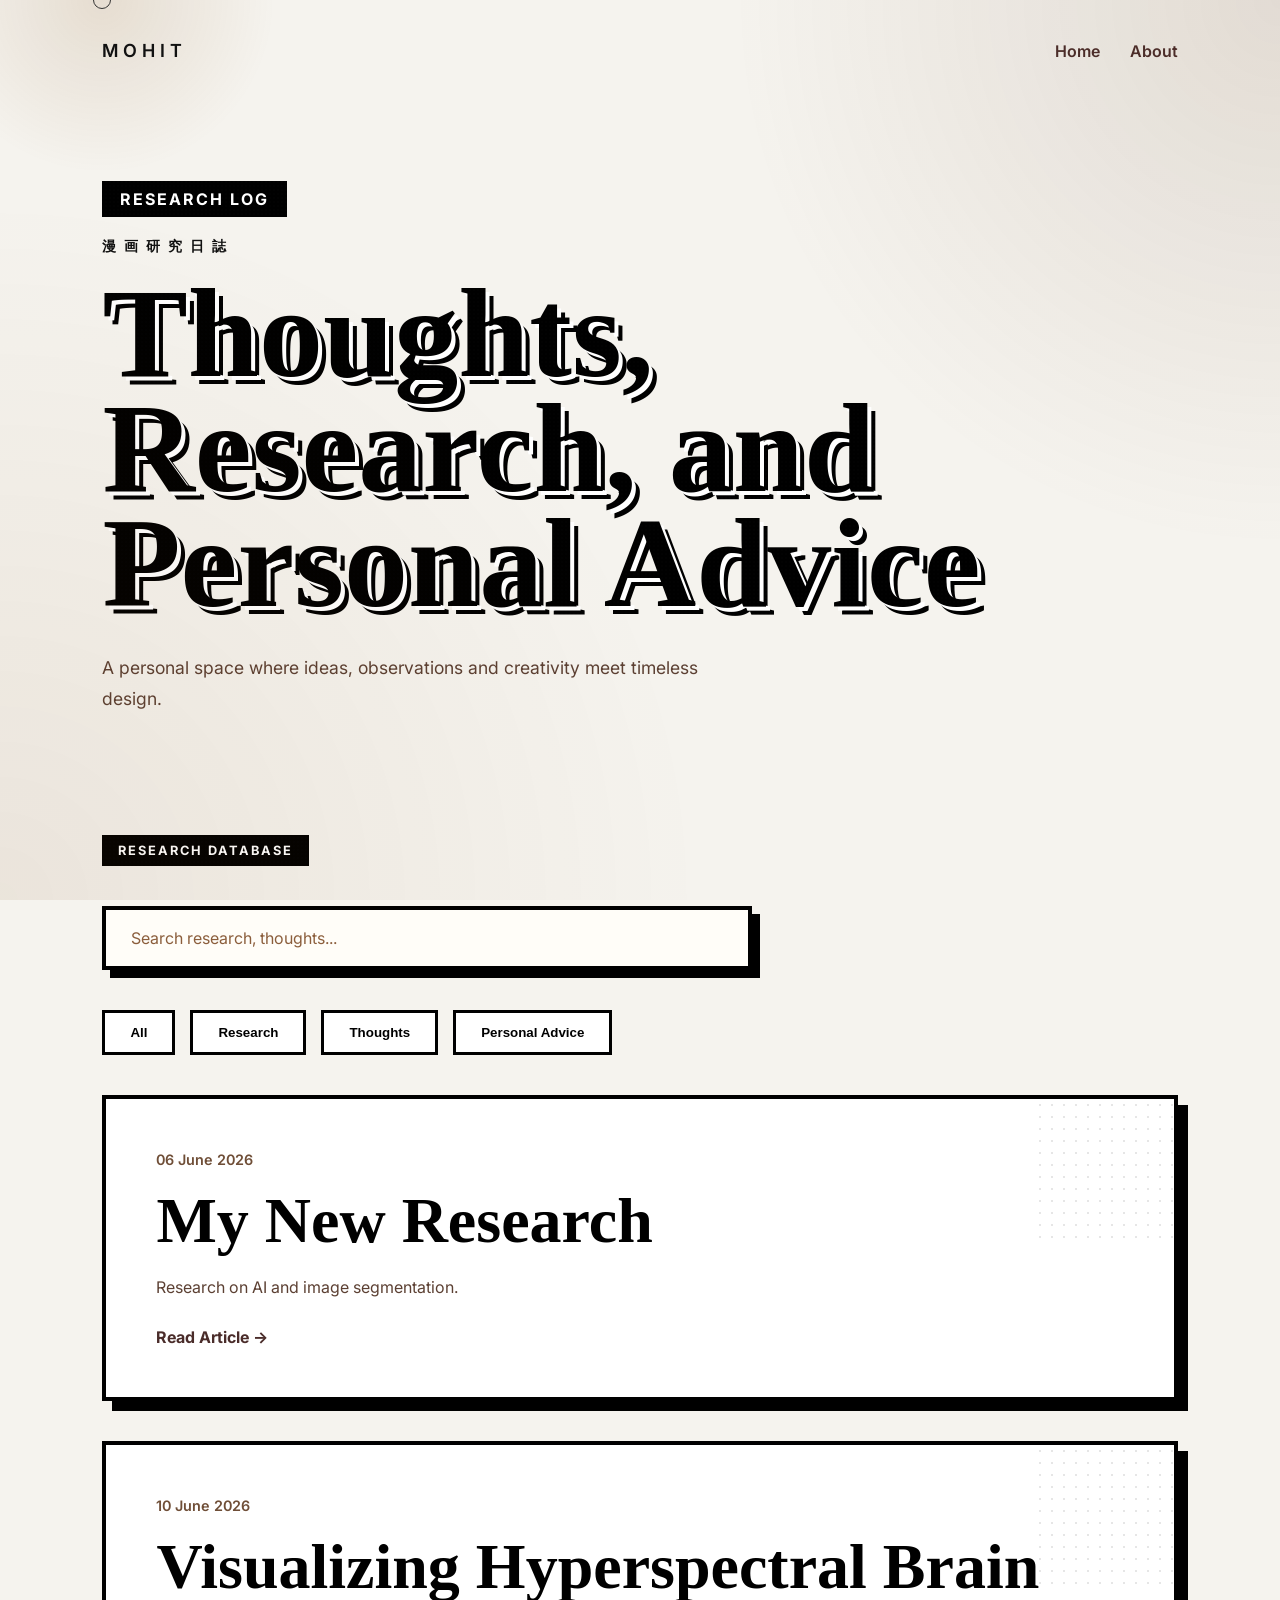
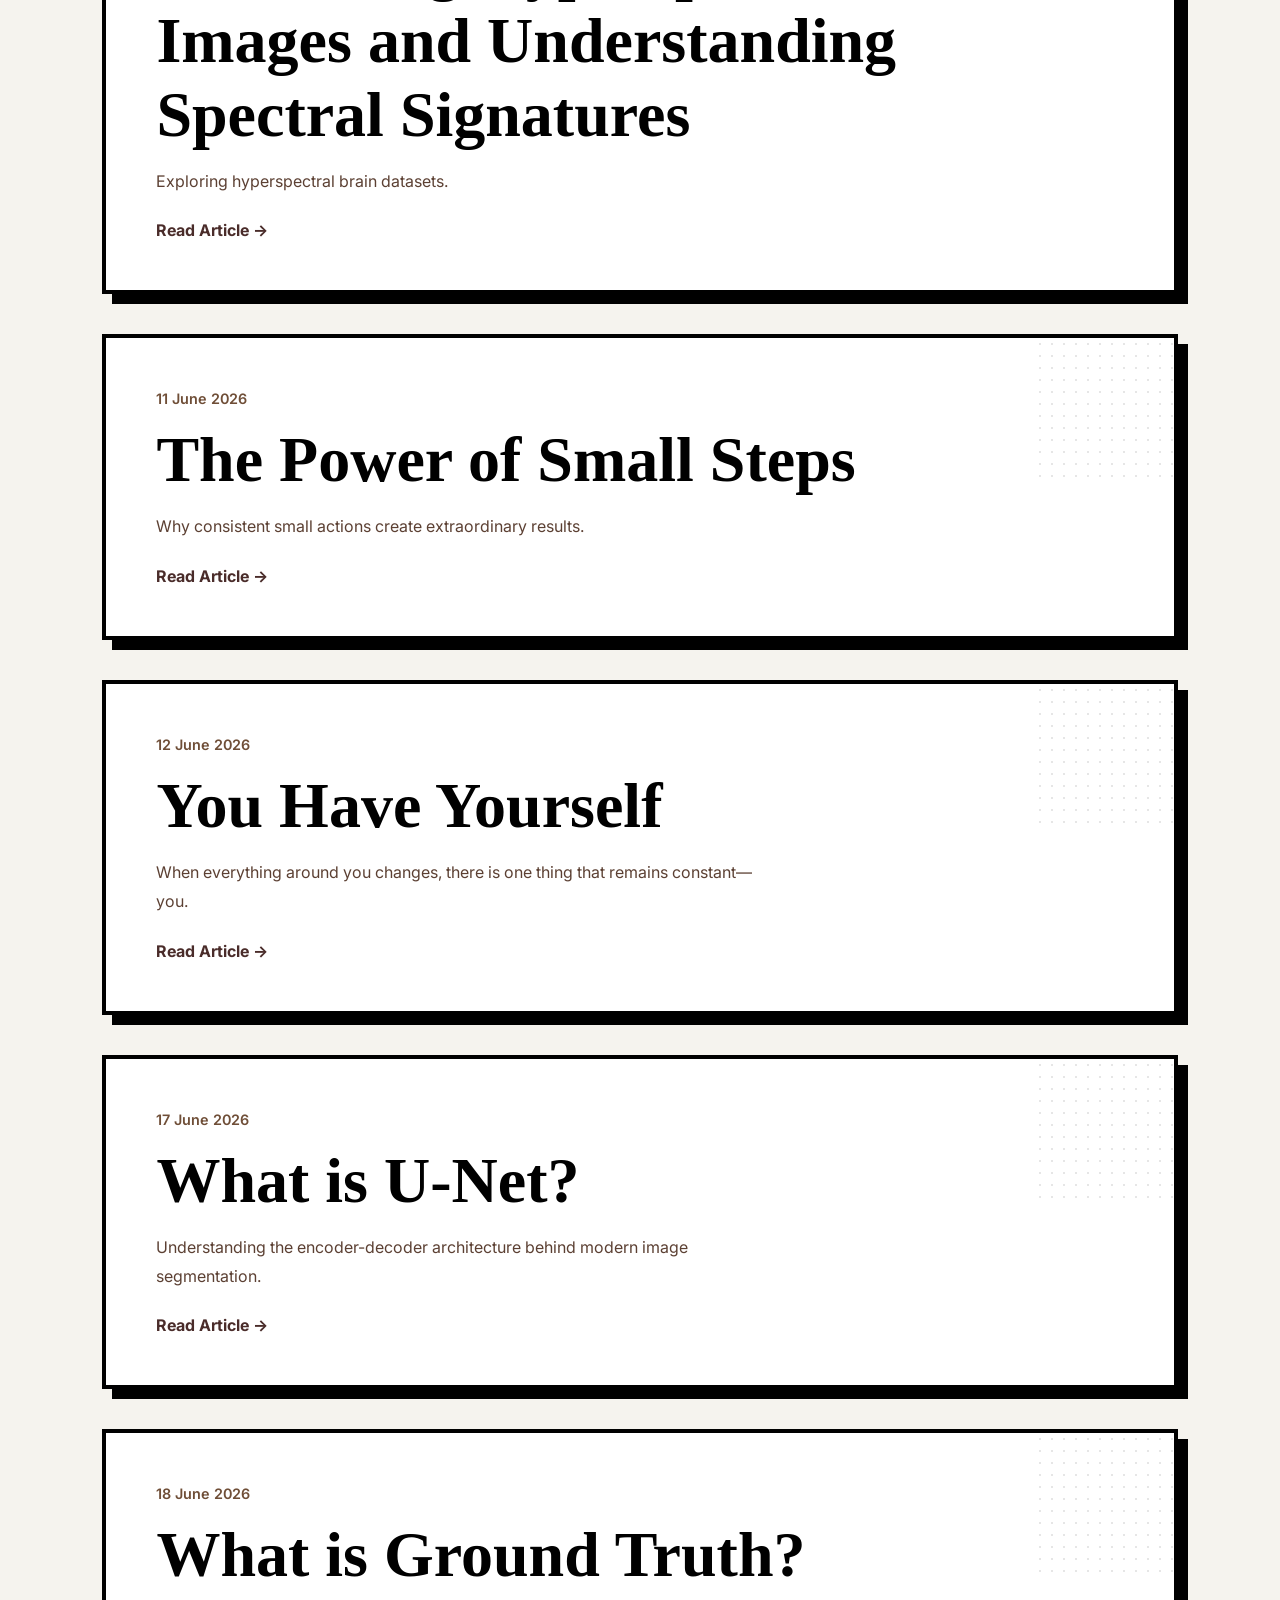
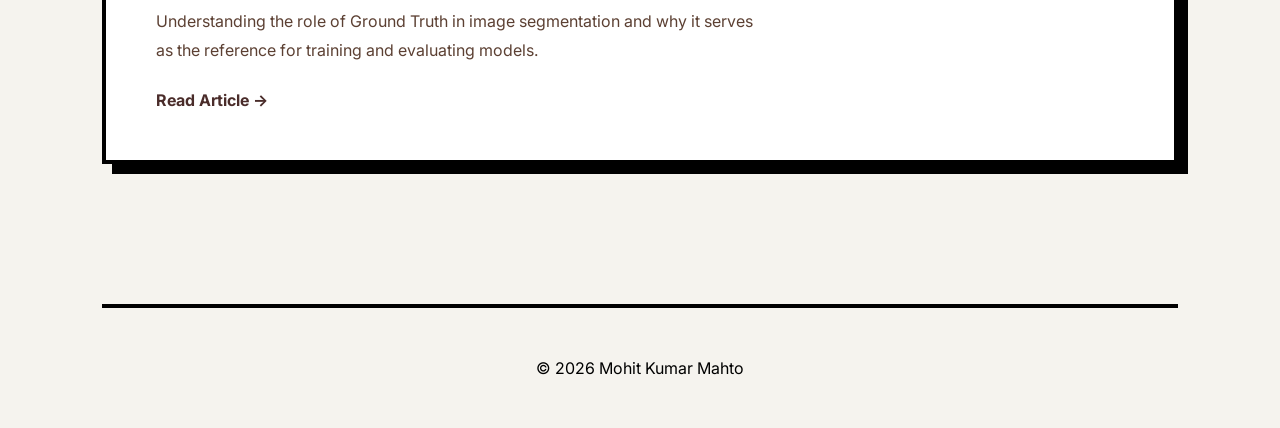
<file: index.html>
<!DOCTYPE html>
<html lang="en">
<head>
<meta charset="UTF-8">
<meta name="viewport" content="width=device-width, initial-scale=1.0">

<title>Mohit's Journal</title>

<link rel="preconnect" href="https://fonts.googleapis.com">
<link href="https://fonts.googleapis.com/css2?family=Bangers&family=Inter:wght@300;400;500;600&display=swap" rel="stylesheet">

<link rel="stylesheet" href="style.css">
</head>

<body>

<div class="noise"></div>
<div class="cursor"></div>
<div class="cursor-glow"></div>

<div id="progress"></div>

<nav>

<div class="logo">
MOHIT
</div>

<div class="nav-links">

<a href="#">Home</a>
<a href="about.html">About</a>

</div>

</nav>

<section class="hero">

<p class="tag">
RESEARCH LOG
</p>

<p class="jp">
漫画研究日誌
</p>

<h1>
Thoughts,
Research, and 
Personal Advice
</h1>

<p class="hero-text">

A personal space where ideas,
observations and creativity
meet timeless design.

</p>

</section>

<div class="hero-divider"></div>

<div class="search-section">

<p class="search-label">
RESEARCH DATABASE
</p>

<div class="search-container">

<input
type="text"
id="searchInput"
placeholder="Search research, thoughts...">

</div>

</div>

<div class="category-bar">

<button class="category-btn"
onclick="filterPosts('All')">
All
</button>

<button class="category-btn"
onclick="filterPosts('Research')">
Research
</button>

<button class="category-btn"
onclick="filterPosts('Thoughts')">
Thoughts
</button>

<button class="category-btn"
onclick="filterPosts('Personal Advice')">
Personal Advice
</button>

</div>

<section class="blog-list" id="blogList">

</section>


<footer>

© 2026 Mohit Kumar Mahto

</footer>

<script src="script.js"></script>

</body>
</html>
</file>
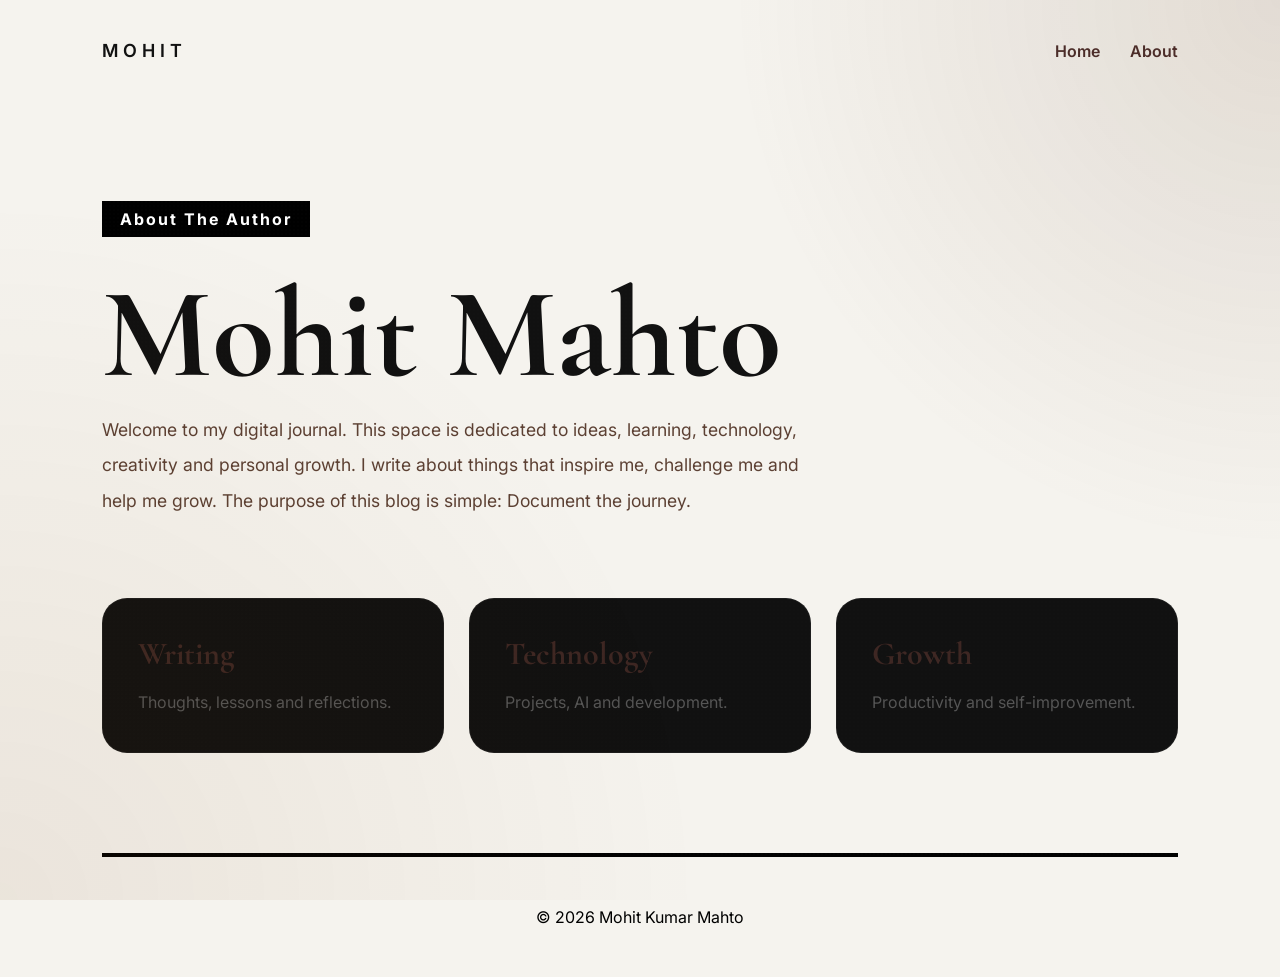
<file: about.html>
<!DOCTYPE html>
<html lang="en">
<head>

<meta charset="UTF-8">
<meta name="viewport" content="width=device-width, initial-scale=1.0">

<title>About</title>

<link rel="preconnect" href="https://fonts.googleapis.com">
<link href="https://fonts.googleapis.com/css2?family=Inter:wght@300;400;500;600&family=Cormorant+Garamond:wght@400;500;600;700&display=swap" rel="stylesheet">

<link rel="stylesheet" href="style.css">

</head>

<body>

<div class="noise"></div>

<nav>

<div class="logo">
MOHIT
</div>

<div class="nav-links">

<a href="index.html">Home</a>
<a href="about.html">About</a>

</div>

</nav>

<section class="about-page">

<p class="tag">
About The Author
</p>

<h1>
Mohit
Mahto
</h1>

<p class="about-text">

Welcome to my digital journal.

This space is dedicated to ideas,
learning, technology, creativity
and personal growth.

I write about things that inspire me,
challenge me and help me grow.

The purpose of this blog is simple:

Document the journey.

</p>

<div class="about-grid">

<div class="about-card">

<h3>
Writing
</h3>

<p>
Thoughts, lessons and reflections.
</p>

</div>

<div class="about-card">

<h3>
Technology
</h3>

<p>
Projects, AI and development.
</p>

</div>

<div class="about-card">

<h3>
Growth
</h3>

<p>
Productivity and self-improvement.
</p>

</div>

</div>

</section>

<footer>
© 2026 Mohit Kumar Mahto
</footer>

</body>
</html>
</file>
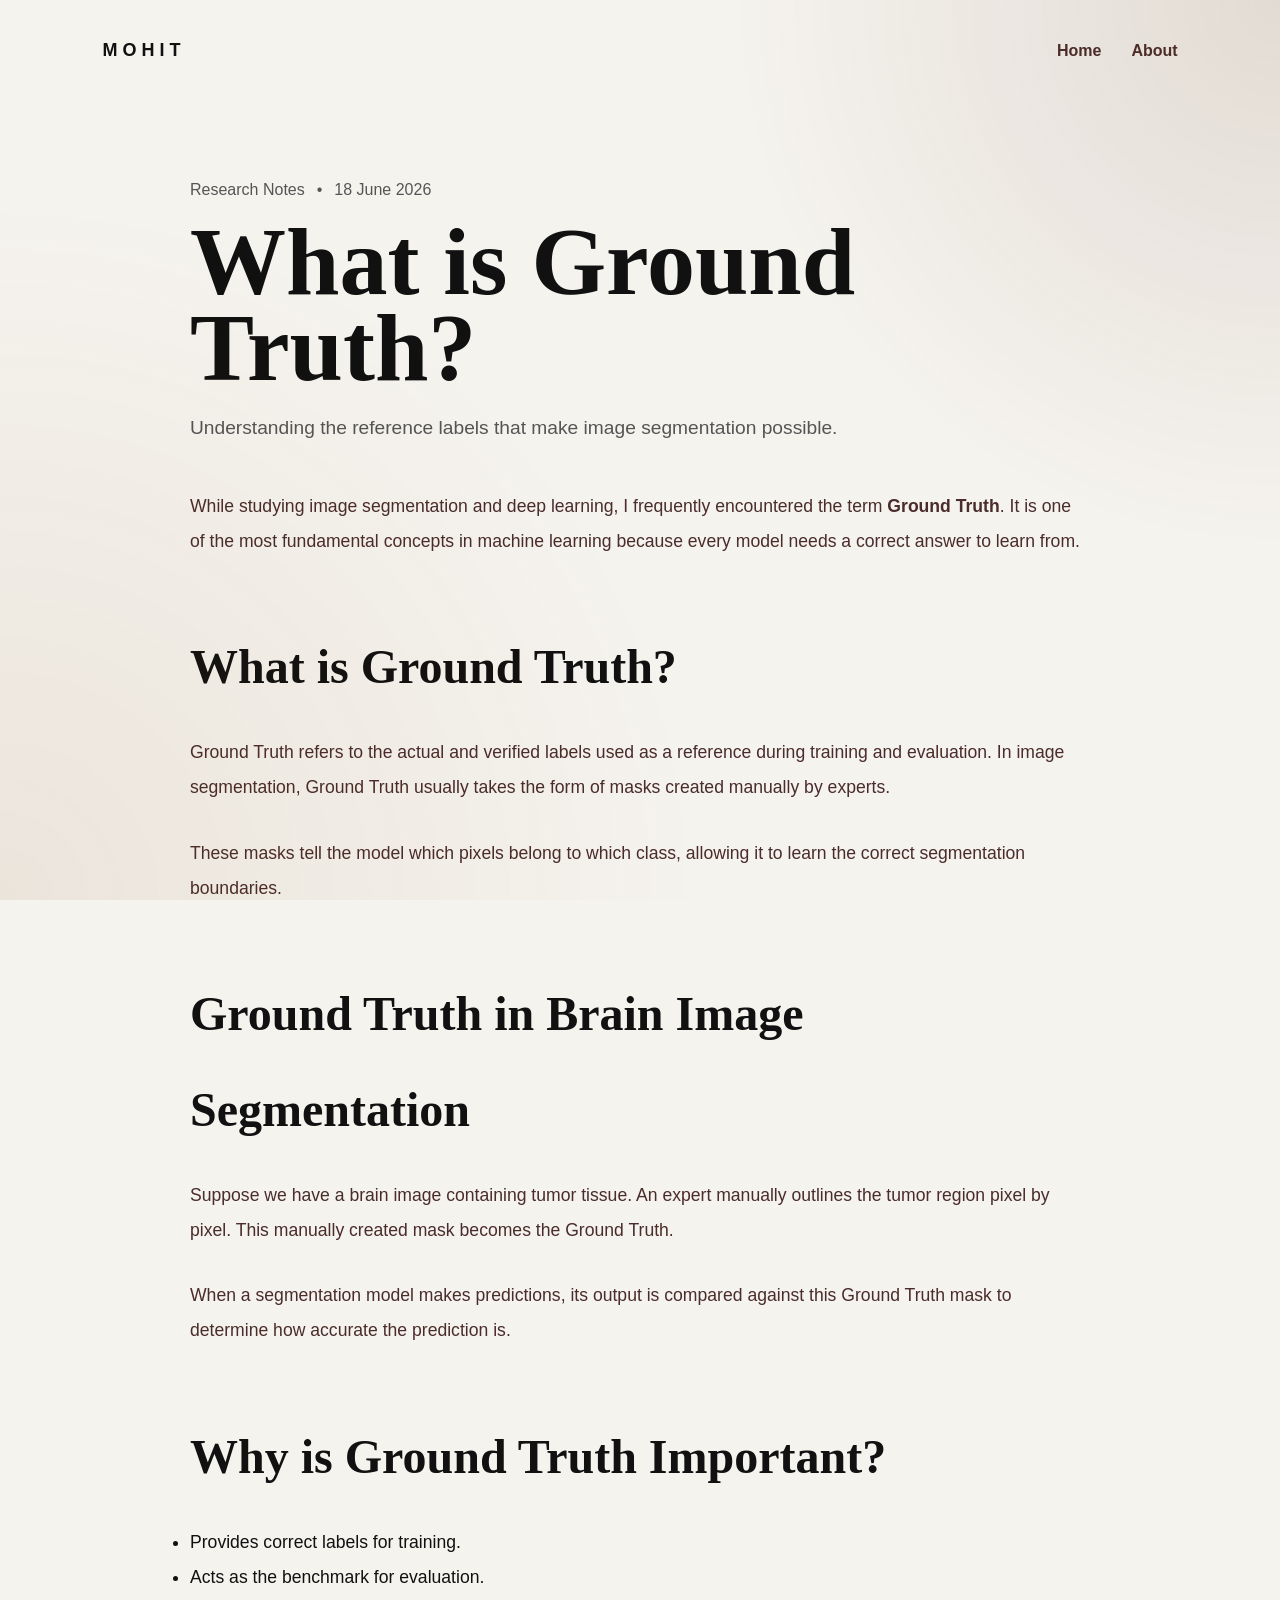
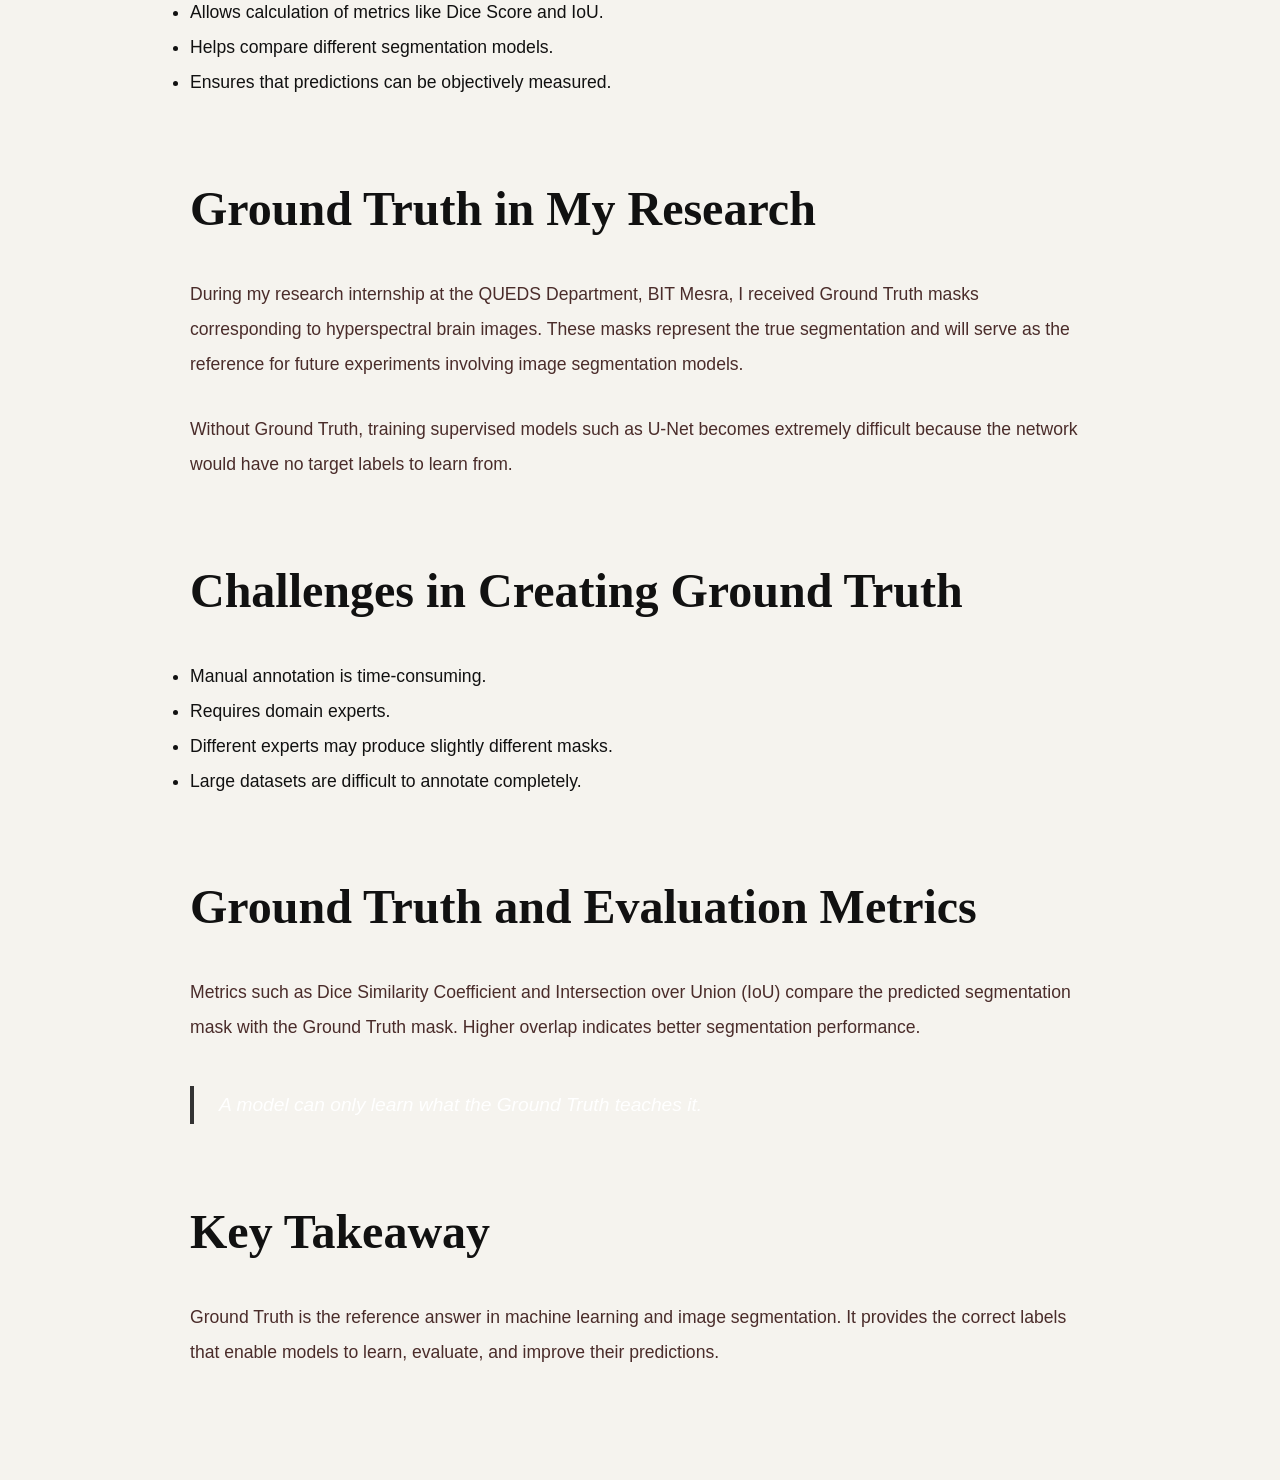
<file: posts/what-is-ground-truth.html>
<!DOCTYPE html>
<html lang="en">
<head>
<meta charset="UTF-8">
<meta name="viewport" content="width=device-width, initial-scale=1.0">

<title>What is Ground Truth?</title>

<link rel="stylesheet" href="../style.css">
</head>

<body>

<nav>

<div class="logo">
MOHIT
</div>

<div class="nav-links">

<a href="../index.html">Home</a>
<a href="../about.html">About</a>

</div>

</nav>

<article class="post-container">

<div class="post-meta">

<span>Research Notes</span>
<span>•</span>
<span>18 June 2026</span>

</div>

<h1 class="post-title">
What is Ground Truth?
</h1>

<p class="post-subtitle">
Understanding the reference labels that make image segmentation possible.
</p>

<div class="post-content">

<p>

While studying image segmentation and deep learning, I frequently encountered the term <strong>Ground Truth</strong>. It is one of the most fundamental concepts in machine learning because every model needs a correct answer to learn from.

</p>

<h2>
What is Ground Truth?
</h2>

<p>

Ground Truth refers to the actual and verified labels used as a reference during training and evaluation. In image segmentation, Ground Truth usually takes the form of masks created manually by experts.

</p>

<p>

These masks tell the model which pixels belong to which class, allowing it to learn the correct segmentation boundaries.

</p>

<h2>
Ground Truth in Brain Image Segmentation
</h2>

<p>

Suppose we have a brain image containing tumor tissue. An expert manually outlines the tumor region pixel by pixel. This manually created mask becomes the Ground Truth.

</p>

<p>

When a segmentation model makes predictions, its output is compared against this Ground Truth mask to determine how accurate the prediction is.

</p>

<h2>
Why is Ground Truth Important?
</h2>

<ul>

<li>Provides correct labels for training.</li>

<li>Acts as the benchmark for evaluation.</li>

<li>Allows calculation of metrics like Dice Score and IoU.</li>

<li>Helps compare different segmentation models.</li>

<li>Ensures that predictions can be objectively measured.</li>

</ul>

<h2>
Ground Truth in My Research
</h2>

<p>

During my research internship at the QUEDS Department, BIT Mesra, I received Ground Truth masks corresponding to hyperspectral brain images. These masks represent the true segmentation and will serve as the reference for future experiments involving image segmentation models.

</p>

<p>

Without Ground Truth, training supervised models such as U-Net becomes extremely difficult because the network would have no target labels to learn from.

</p>

<h2>
Challenges in Creating Ground Truth
</h2>

<ul>

<li>Manual annotation is time-consuming.</li>

<li>Requires domain experts.</li>

<li>Different experts may produce slightly different masks.</li>

<li>Large datasets are difficult to annotate completely.</li>

</ul>

<h2>
Ground Truth and Evaluation Metrics
</h2>

<p>

Metrics such as Dice Similarity Coefficient and Intersection over Union (IoU) compare the predicted segmentation mask with the Ground Truth mask. Higher overlap indicates better segmentation performance.

</p>

<blockquote>

A model can only learn what the Ground Truth teaches it.

</blockquote>

<h2>
Key Takeaway
</h2>

<p>

Ground Truth is the reference answer in machine learning and image segmentation. It provides the correct labels that enable models to learn, evaluate, and improve their predictions.

</p>

</div>

</article>

</body>
</html>
</file>
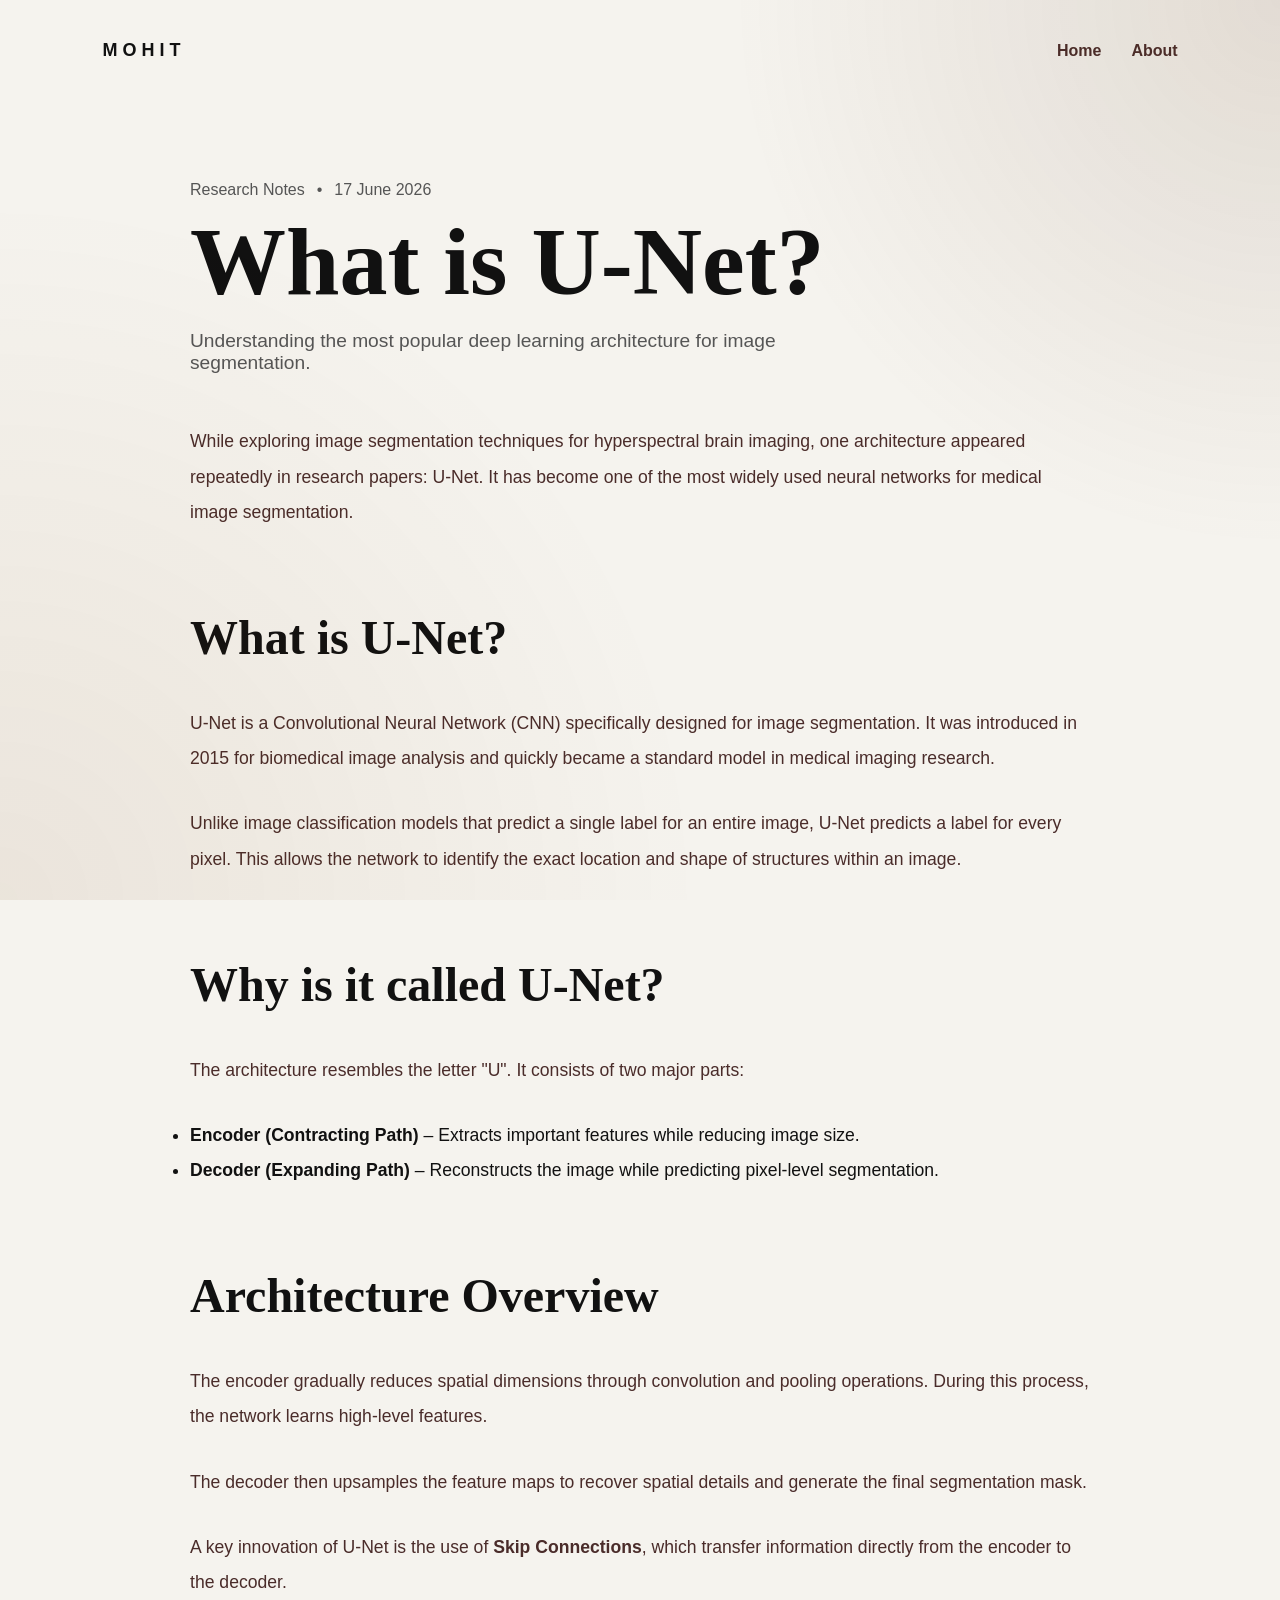
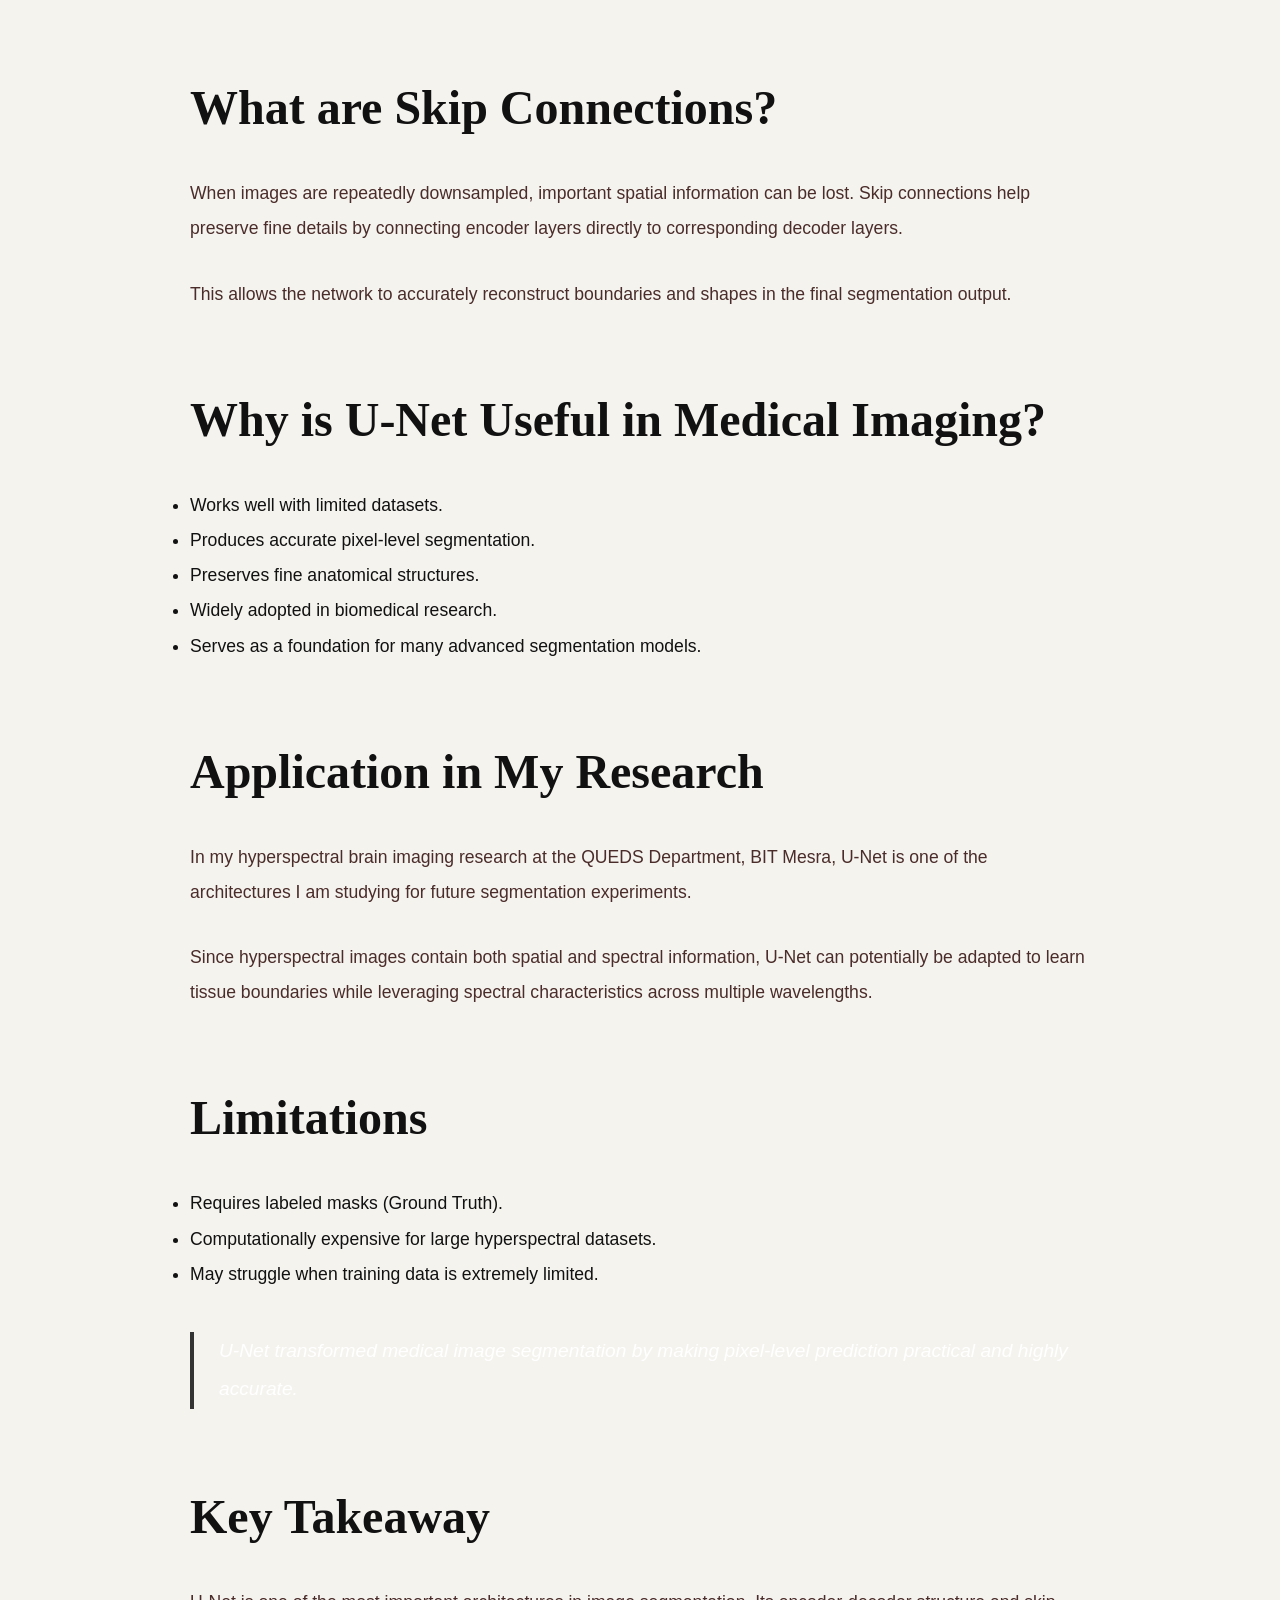
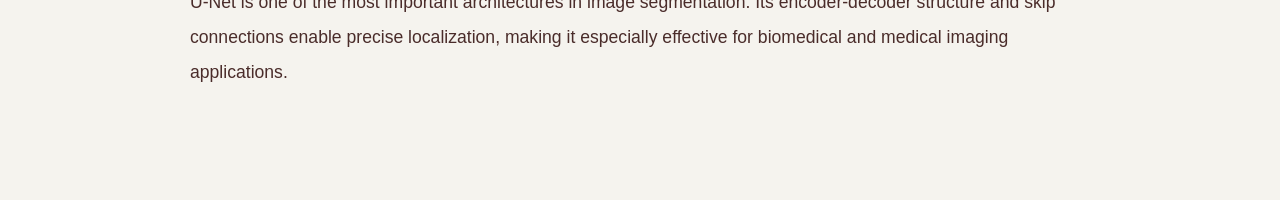
<file: posts/what-is-unet.html>
<!DOCTYPE html>
<html lang="en">
<head>
<meta charset="UTF-8">
<meta name="viewport" content="width=device-width, initial-scale=1.0">

<title>What is U-Net?</title>

<link rel="stylesheet" href="../style.css">
</head>

<body>

<nav>

<div class="logo">
MOHIT
</div>

<div class="nav-links">

<a href="../index.html">Home</a>
<a href="../about.html">About</a>

</div>

</nav>

<article class="post-container">

<div class="post-meta">

<span>Research Notes</span>
<span>•</span>
<span>17 June 2026</span>

</div>

<h1 class="post-title">
What is U-Net?
</h1>

<p class="post-subtitle">
Understanding the most popular deep learning architecture for image segmentation.
</p>

<div class="post-content">

<p>

While exploring image segmentation techniques for hyperspectral brain imaging, one architecture appeared repeatedly in research papers: U-Net. It has become one of the most widely used neural networks for medical image segmentation.

</p>

<h2>
What is U-Net?
</h2>

<p>

U-Net is a Convolutional Neural Network (CNN) specifically designed for image segmentation. It was introduced in 2015 for biomedical image analysis and quickly became a standard model in medical imaging research.

</p>

<p>

Unlike image classification models that predict a single label for an entire image, U-Net predicts a label for every pixel. This allows the network to identify the exact location and shape of structures within an image.

</p>

<h2>
Why is it called U-Net?
</h2>

<p>

The architecture resembles the letter "U". It consists of two major parts:

</p>

<ul>

<li><strong>Encoder (Contracting Path)</strong> – Extracts important features while reducing image size.</li>

<li><strong>Decoder (Expanding Path)</strong> – Reconstructs the image while predicting pixel-level segmentation.</li>

</ul>

<h2>
Architecture Overview
</h2>

<p>

The encoder gradually reduces spatial dimensions through convolution and pooling operations. During this process, the network learns high-level features.

</p>

<p>

The decoder then upsamples the feature maps to recover spatial details and generate the final segmentation mask.

</p>

<p>

A key innovation of U-Net is the use of <strong>Skip Connections</strong>, which transfer information directly from the encoder to the decoder.

</p>

<h2>
What are Skip Connections?
</h2>

<p>

When images are repeatedly downsampled, important spatial information can be lost. Skip connections help preserve fine details by connecting encoder layers directly to corresponding decoder layers.

</p>

<p>

This allows the network to accurately reconstruct boundaries and shapes in the final segmentation output.

</p>

<h2>
Why is U-Net Useful in Medical Imaging?
</h2>

<ul>

<li>Works well with limited datasets.</li>

<li>Produces accurate pixel-level segmentation.</li>

<li>Preserves fine anatomical structures.</li>

<li>Widely adopted in biomedical research.</li>

<li>Serves as a foundation for many advanced segmentation models.</li>

</ul>

<h2>
Application in My Research
</h2>

<p>

In my hyperspectral brain imaging research at the QUEDS Department, BIT Mesra, U-Net is one of the architectures I am studying for future segmentation experiments.

</p>

<p>

Since hyperspectral images contain both spatial and spectral information, U-Net can potentially be adapted to learn tissue boundaries while leveraging spectral characteristics across multiple wavelengths.

</p>

<h2>
Limitations
</h2>

<ul>

<li>Requires labeled masks (Ground Truth).</li>

<li>Computationally expensive for large hyperspectral datasets.</li>

<li>May struggle when training data is extremely limited.</li>

</ul>

<blockquote>

U-Net transformed medical image segmentation by making pixel-level prediction practical and highly accurate.

</blockquote>

<h2>
Key Takeaway
</h2>

<p>

U-Net is one of the most important architectures in image segmentation. Its encoder-decoder structure and skip connections enable precise localization, making it especially effective for biomedical and medical imaging applications.

</p>

</div>

</article>

</body>
</html>
</file>
<file: style.css>
*{
margin:0;
padding:0;
box-sizing:border-box;
}

:root{

--bg:#f5f3ee;
--card:#ffffff;
--text:#111111;
--secondary:#555555;
--accent:#000000;
--accent2:#333333;

}

html{
scroll-behavior:smooth;
}

body{

font-family:'Inter',sans-serif;
background:#f5f3ee;
color:#111;

padding:0 8%;
overflow-x:hidden;

}

.noise{

position:fixed;
inset:0;

pointer-events:none;

opacity:.03;

background-image:
radial-gradient(
rgba(255,255,255,.3) 1px,
transparent 1px
);

background-size:4px 4px;

}

body::before{

content:'';

position:fixed;
inset:0;

background:

radial-gradient(
circle at top right,
rgba(92,51,23,.12),
transparent 35%
),

radial-gradient(
circle at bottom left,
rgba(123,63,0,.08),
transparent 45%
);

pointer-events:none;

}

#progress{

position:fixed;

top:0;
left:0;

height:3px;

width:0%;

background:
linear-gradient(
90deg,
var(--accent),
var(--accent2)
);

z-index:1000;

}

.cursor{

width:18px;
height:18px;

border:1px solid var(--accent2);

border-radius:50%;

position:fixed;

pointer-events:none;

z-index:9999;

transform:
translate(-50%,-50%);

}

.cursor-glow{

width:350px;
height:350px;

position:fixed;

border-radius:50%;

background:
radial-gradient(
circle,
rgba(123,63,0,.12),
transparent 70%
);

pointer-events:none;

z-index:-1;

transform:
translate(-50%,-50%);

}

nav{

display:flex;
justify-content:space-between;
align-items:center;

padding:40px 0;

}

.logo{

font-size:18px;

letter-spacing:5px;

font-weight:600;

}

.nav-links{

display:flex;
gap:30px;

}

.nav-links a{

text-decoration:none;

color:#4A2C2A;

font-weight:600;

transition:.3s;

}

.nav-links a:hover{

color:#8B5E3C;

}

.hero{

padding:80px 0 120px;

}

.tag{

display:inline-block;

padding:8px 18px;

background:black;

color:white;

font-weight:700;

letter-spacing:2px;

margin-bottom:20px;

}
.hero h1{

font-family:
'Cormorant Garamond',
serif;

font-size:8rem;

line-height:.9;

color:black;

max-width:900px;

text-shadow:
4px 4px 0 white,
8px 8px 0 black;

}

.hero-text{

margin-top:30px;

max-width:600px;

line-height:1.8;

color:#5C4033;

font-size:1.1rem;

}

.blog-list{

padding-bottom:100px;

}

.card{

display:block;

position:relative;

overflow:hidden;

text-decoration:none;

color:black;

background:white;

padding:50px;

margin-bottom:40px;

border:4px solid black;

border-radius:0;

box-shadow:
10px 10px 0 black;

transition:.3s;

}
.card::before{

content:"";

position:absolute;

top:0;
right:0;

width:140px;
height:140px;

background:

radial-gradient(
black 10%,
transparent 11%
);

background-size:
12px 12px;

opacity:.1;

}

.card:hover{

transform:
translate(-5px,-5px);

box-shadow:
0 0 25px rgba(123,63,0,.25),
0 0 50px rgba(123,63,0,.15);

}

.date{

font-size:.9rem;

color:#6F4E37;
font-weight:600;

}

.card h2{

font-family:
'Cormorant Garamond',
serif;

font-size:4rem;

margin:15px 0;

}

.card p{

line-height:1.8;

color:#5C4033;

max-width:600px;

}

.read{

margin-top:25px;

color:#4A2C2A;
font-weight:700;

}

footer{

padding:50px 0;

border-top:
4px solid black;

text-align:center;

color:black;

}

@media(max-width:768px){

body{
padding:0 6%;
}

.hero h1{
font-size:4.5rem;
}

.card{
padding:30px;
}

.card h2{
font-size:2.2rem;
}

.cursor,
.cursor-glow{
display:none;
}

}
.post-container{

max-width:900px;

margin:auto;

padding:80px 0;

}

.post-meta{

display:flex;
gap:12px;

color:var(--secondary);

margin-bottom:20px;

}

.post-title{

font-family:
'Cormorant Garamond',
serif;

font-size:6rem;

line-height:.9;

margin-bottom:25px;

}

.post-subtitle{

font-size:1.2rem;

color:var(--secondary);

margin-bottom:50px;

max-width:700px;

}

.hero-image{

width:100%;

height:600px;

object-fit:cover;

border-radius:30px;

margin-bottom:60px;

}

.post-content{

font-size:1.1rem;

line-height:2;

}

.post-content p{

margin-bottom:30px;

color:#4A2C2A;

}

.post-content h2{

font-family:
'Cormorant Garamond',
serif;

font-size:3rem;

margin:60px 0 20px;

}

.post-content blockquote{

border-left:
4px solid var(--accent2);

padding-left:25px;

font-style:italic;

font-size:1.2rem;

margin:40px 0;

color:white;

}

@media(max-width:768px){

.post-title{
font-size:3.5rem;
}

.hero-image{
height:300px;
}

}
.about-page{

padding:100px 0;

}

.about-page h1{

font-family:
'Cormorant Garamond',
serif;

font-size:8rem;

line-height:.9;

margin:20px 0;

}

.about-text{

max-width:700px;

font-size:1.1rem;

line-height:2;

color:#5C4033;

margin-bottom:80px;

}

.about-grid{

display:grid;

grid-template-columns:
repeat(auto-fit,minmax(250px,1fr));

gap:25px;

}

.about-card{

background:#111111;

padding:35px;

border-radius:25px;

border:
1px solid rgba(255,255,255,.05);

transition:.4s;

}

.about-card:hover{

transform:
translateY(-8px);

border-color:
rgba(255,122,144,.3);

}

.about-card h3{

font-family:
'Cormorant Garamond',
serif;

font-size:2rem;

margin-bottom:15px;

color:#3E2723;

font-weight:700;

}

.about-card p{

color:var(--secondary);

line-height:1.8;

}

@media(max-width:768px){

.about-page h1{
font-size:4rem;
}

}
.jp{

font-size:14px;

font-weight:700;

letter-spacing:8px;

margin-bottom:20px;

}

.category-bar{

display:flex;
gap:15px;

margin:40px 0;

flex-wrap:wrap;

}

.category-btn{

padding:12px 25px;

background:white;

border:3px solid black;

cursor:pointer;

font-weight:700;

transition:.3s;

}

.category-btn:hover{

background:black;

color:white;

}

.search-label{

display:inline-block;

background:black;

color:white;

padding:8px 16px;

font-size:.8rem;

font-weight:700;

letter-spacing:2px;

margin-bottom:15px;

}

.search-container{

margin:25px 0 40px 0;

}

#searchInput{

width:100%;

max-width:650px;

padding:18px 25px;

font-size:1rem;

background:#FFFDF8;

color:#3E2723;

border:4px solid black;

outline:none;

box-shadow:
8px 8px 0 black;

font-family:'Inter',sans-serif;

transition:.3s;

}

#searchInput:focus{

transform:
translate(-3px,-3px);

box-shadow:
0 0 20px rgba(123,63,0,.25),
0 0 40px rgba(123,63,0,.12);

}

#searchInput::placeholder{

color:#8B5E3C;

}
</file>
